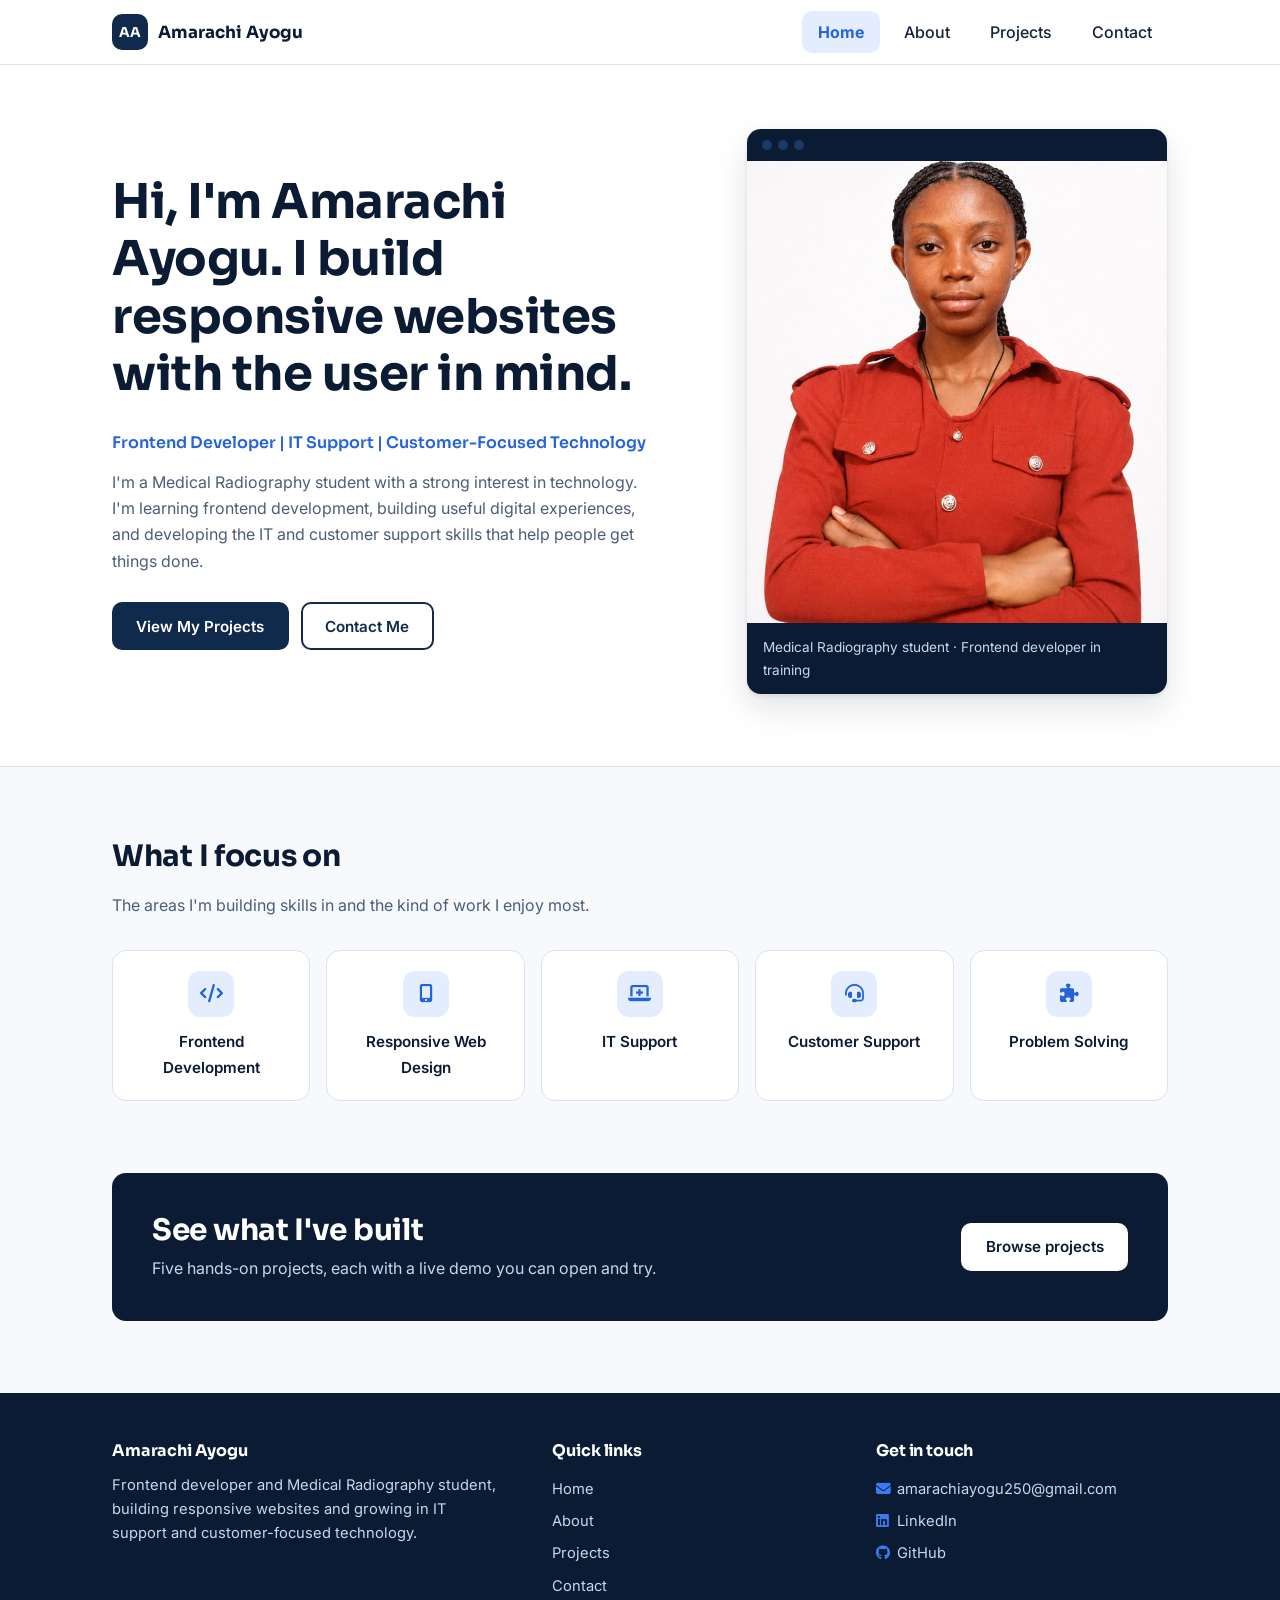
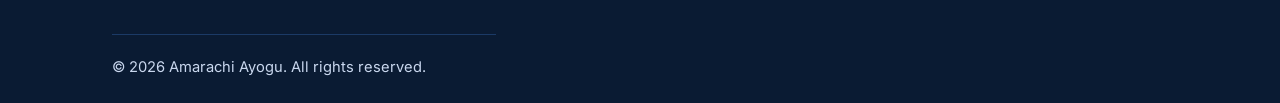
<file: index.html>
<!DOCTYPE html>
<html lang="en">
<head>
  <meta charset="UTF-8">
  <meta name="viewport" content="width=device-width, initial-scale=1">
  <title>Amarachi Ayogu | Frontend Developer &amp; Technology Professional</title>
  <meta name="description" content="Portfolio of a Medical Radiography student and frontend developer in training, with responsive web projects and an interest in IT support.">
  <!-- Favicon placeholder: replace assets/images/favicon.svg with your own icon -->
  <link rel="icon" href="assets/images/favicon.svg" type="image/svg+xml">

  <link rel="preconnect" href="https://fonts.googleapis.com">
  <link rel="preconnect" href="https://fonts.gstatic.com" crossorigin>
  <link href="https://fonts.googleapis.com/css2?family=Inter:wght@400;500;600&family=Sora:wght@600;700&display=swap" rel="stylesheet">
  <link rel="stylesheet" href="https://cdnjs.cloudflare.com/ajax/libs/font-awesome/6.5.1/css/all.min.css">
  <link rel="stylesheet" href="css/style.css">
</head>
<body>
  <a class="skip-link" href="#main">Skip to main content</a>
  <header class="site-header">
    <div class="container nav-bar">
      <a class="logo" href="index.html" aria-label="Amarachi Ayogu — home">
        <span class="logo-mark" aria-hidden="true">AA</span>
        <span>Amarachi Ayogu</span>
      </a>
      <button class="nav-toggle" type="button" aria-label="Open menu" aria-expanded="false" aria-controls="site-nav">
        <i class="fa-solid fa-bars" aria-hidden="true"></i>
      </button>
      <nav class="site-nav" id="site-nav" aria-label="Main navigation">
        <ul>
          <li><a href="index.html" aria-current="page">Home</a></li>
          <li><a href="about.html">About</a></li>
          <li><a href="projects.html">Projects</a></li>
          <li><a href="contact.html">Contact</a></li>
        </ul>
      </nav>
    </div>
  </header>

  <main id="main">
    <section class="hero" aria-labelledby="hero-title">
      <div class="container hero-grid">
        <div class="hero-copy">
          <h1 id="hero-title">Hi, I'm Amarachi Ayogu. I build responsive websites with the user in mind.</h1>
          <p class="hero-role">Frontend Developer | IT Support | Customer-Focused Technology</p>
          <p class="hero-text">I'm a Medical Radiography student with a strong interest in technology. I'm learning frontend development, building useful digital experiences, and developing the IT and customer support skills that help people get things done.</p>
          <div class="btn-row">
            <a class="btn btn--primary" href="projects.html">View My Projects</a>
            <a class="btn btn--outline" href="contact.html">Contact Me</a>
          </div>
        </div>

        <figure class="browser-frame">
          <div class="browser-bar" aria-hidden="true"><span></span><span></span><span></span></div>
          <!-- Your photo lives at assets/images/profile.jpg -->
          <div class="image-slot profile-slot">
            <img src="assets/images/profile.jpg" alt="Portrait of Amarachi Ayogu" width="420" height="462">
            <div class="slot-fallback"><i class="fa-regular fa-user" aria-hidden="true"></i>Add your photo at<br>assets/images/profile.jpg</div>
          </div>
          <figcaption class="hero-caption">Medical Radiography student &middot; Frontend developer in training</figcaption>
        </figure>
      </div>
    </section>

    <section class="section" aria-labelledby="focus-title">
      <div class="container">
        <div class="section-head reveal">
          <h2 id="focus-title">What I focus on</h2>
          <p>The areas I'm building skills in and the kind of work I enjoy most.</p>
        </div>
        <ul class="focus-grid">
          <li class="focus-item reveal"><i class="fa-solid fa-code" aria-hidden="true"></i>Frontend Development</li>
          <li class="focus-item reveal"><i class="fa-solid fa-mobile-screen-button" aria-hidden="true"></i>Responsive Web Design</li>
          <li class="focus-item reveal"><i class="fa-solid fa-laptop-medical" aria-hidden="true"></i>IT Support</li>
          <li class="focus-item reveal"><i class="fa-solid fa-headset" aria-hidden="true"></i>Customer Support</li>
          <li class="focus-item reveal"><i class="fa-solid fa-puzzle-piece" aria-hidden="true"></i>Problem Solving</li>
        </ul>
      </div>
    </section>

    <section class="section" aria-labelledby="cta-title" style="padding-top:0">
      <div class="container">
        <div class="cta-band reveal">
          <div>
            <h2 id="cta-title">See what I've built</h2>
            <p>Five hands-on projects, each with a live demo you can open and try.</p>
          </div>
          <a class="btn btn--primary" href="projects.html">Browse projects</a>
        </div>
      </div>
    </section>
  </main>
  <footer class="site-footer">
    <div class="container">
      <div class="footer-grid">
        <div>
          <h2>Amarachi Ayogu</h2>
          <p>Frontend developer and Medical Radiography student, building responsive websites and growing in IT support and customer-focused technology.</p>
        </div>
        <div>
          <h2>Quick links</h2>
          <ul class="footer-links">
            <li><a href="index.html">Home</a></li>
            <li><a href="about.html">About</a></li>
            <li><a href="projects.html">Projects</a></li>
            <li><a href="contact.html">Contact</a></li>
          </ul>
        </div>
        <div>
          <h2>Get in touch</h2>
          <ul class="footer-links">
            <li><i class="fa-solid fa-envelope" aria-hidden="true"></i><a href="mailto:amarachiayogu250@gmail.com">amarachiayogu250@gmail.com</a></li>
            <li><i class="fa-brands fa-linkedin" aria-hidden="true"></i><a href="https://www.linkedin.com/in/amarachi-peace-ayogu-6a6934332" target="_blank" rel="noopener noreferrer">LinkedIn</a></li>
            <li><i class="fa-brands fa-github" aria-hidden="true"></i><a href="https://github.com/marapeace" target="_blank" rel="noopener noreferrer">GitHub</a></li>
          </ul>
        </div>
      </div>
      <p class="copyright">&copy; <span id="year">2026</span> Amarachi Ayogu. All rights reserved.</p>
    </div>
  </footer>

  <button class="back-to-top" type="button" aria-label="Back to top">
    <i class="fa-solid fa-chevron-up" aria-hidden="true"></i>
  </button>

  <script src="js/script.js"></script>
</body>
</html>
</file>
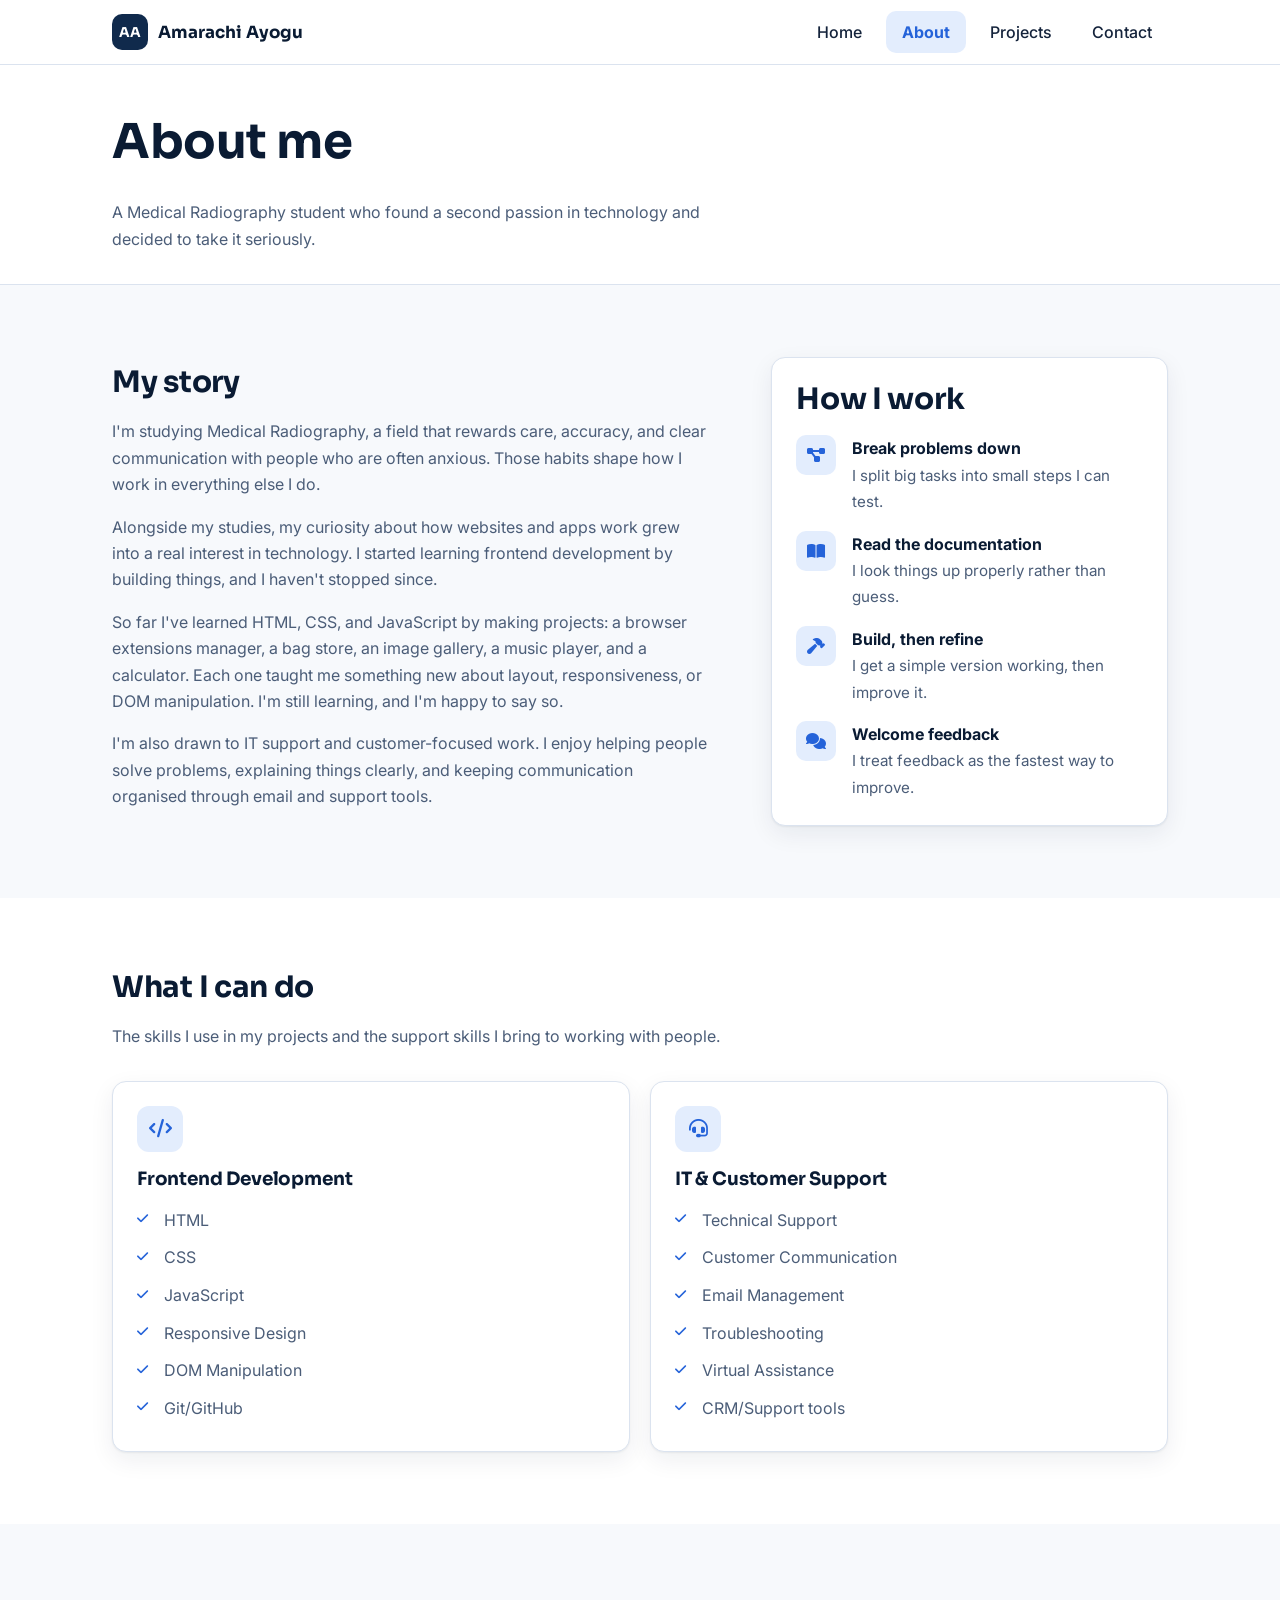
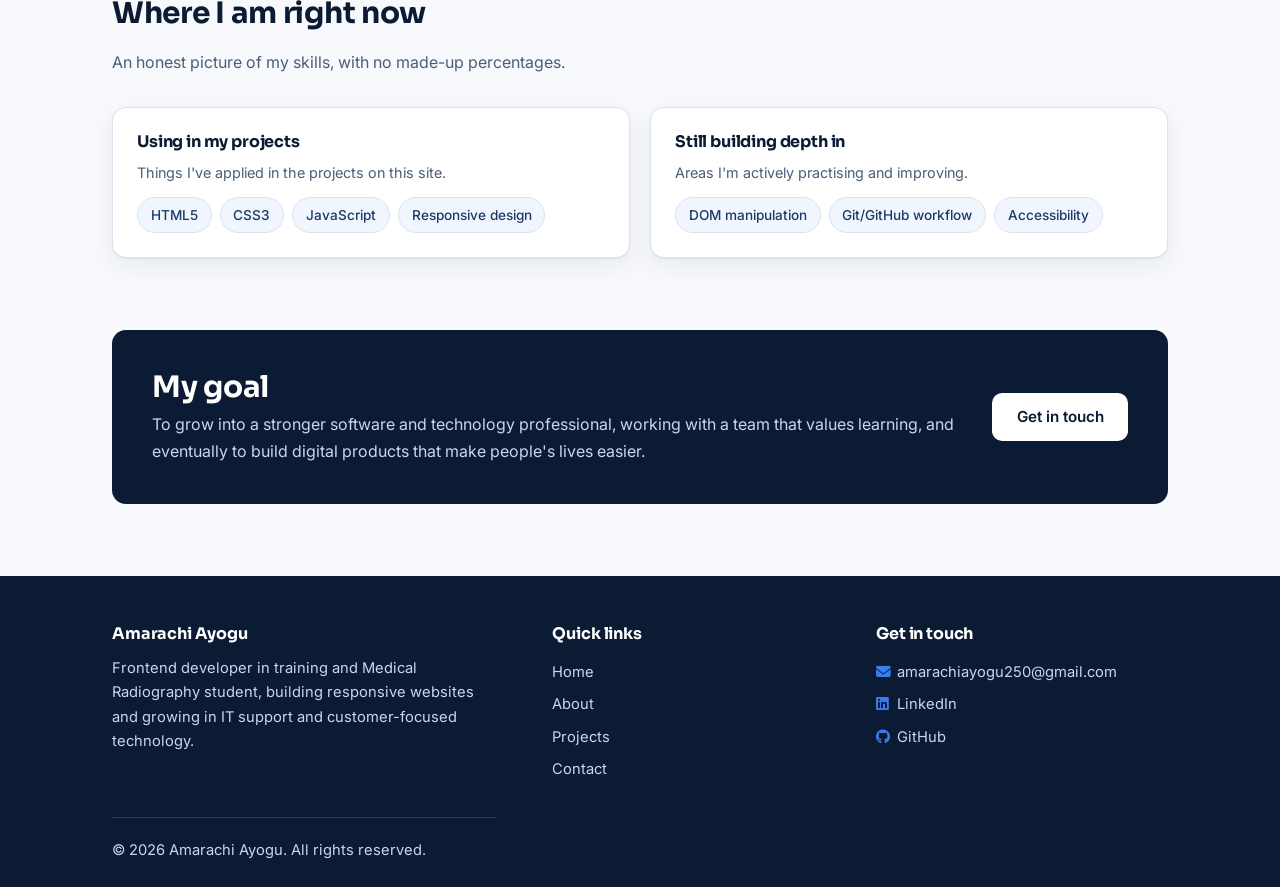
<file: about.html>
<!DOCTYPE html>
<html lang="en">
<head>
  <meta charset="UTF-8">
  <meta name="viewport" content="width=device-width, initial-scale=1">
  <title>About Me | Amarachi Ayogu</title>
  <meta name="description" content="Learn about a Medical Radiography student moving into frontend development and IT support, and the skills and approach behind the projects.">
  <!-- Favicon placeholder: replace assets/images/favicon.svg with your own icon -->
  <link rel="icon" href="assets/images/favicon.svg" type="image/svg+xml">

  <link rel="preconnect" href="https://fonts.googleapis.com">
  <link rel="preconnect" href="https://fonts.gstatic.com" crossorigin>
  <link href="https://fonts.googleapis.com/css2?family=Inter:wght@400;500;600&family=Sora:wght@600;700&display=swap" rel="stylesheet">
  <link rel="stylesheet" href="https://cdnjs.cloudflare.com/ajax/libs/font-awesome/6.5.1/css/all.min.css">
  <link rel="stylesheet" href="css/style.css">
</head>
<body>
  <a class="skip-link" href="#main">Skip to main content</a>
  <header class="site-header">
    <div class="container nav-bar">
      <a class="logo" href="index.html" aria-label="Amarachi Ayogu — home">
        <span class="logo-mark" aria-hidden="true">AA</span>
        <span>Amarachi Ayogu</span>
      </a>
      <button class="nav-toggle" type="button" aria-label="Open menu" aria-expanded="false" aria-controls="site-nav">
        <i class="fa-solid fa-bars" aria-hidden="true"></i>
      </button>
      <nav class="site-nav" id="site-nav" aria-label="Main navigation">
        <ul>
          <li><a href="index.html">Home</a></li>
          <li><a href="about.html" aria-current="page">About</a></li>
          <li><a href="projects.html">Projects</a></li>
          <li><a href="contact.html">Contact</a></li>
        </ul>
      </nav>
    </div>
  </header>

  <main id="main">
    <section class="page-intro" aria-labelledby="about-title">
      <div class="container">
        <h1 id="about-title">About me</h1>
        <p>A Medical Radiography student who found a second passion in technology and decided to take it seriously.</p>
      </div>
    </section>

    <section class="section" aria-labelledby="story-title">
      <div class="container about-grid">
        <div class="prose">
          <h2 id="story-title">My story</h2>
          <p>I'm studying Medical Radiography, a field that rewards care, accuracy, and clear communication with people who are often anxious. Those habits shape how I work in everything else I do.</p>
          <p>Alongside my studies, my curiosity about how websites and apps work grew into a real interest in technology. I started learning frontend development by building things, and I haven't stopped since.</p>
          <p>So far I've learned HTML, CSS, and JavaScript by making projects: a browser extensions manager, a bag store, an image gallery, a music player, and a calculator. Each one taught me something new about layout, responsiveness, or DOM manipulation. I'm still learning, and I'm happy to say so.</p>
          <p>I'm also drawn to IT support and customer-focused work. I enjoy helping people solve problems, explaining things clearly, and keeping communication organised through email and support tools.</p>
        </div>

        <aside class="card reveal" aria-labelledby="approach-title">
          <h2 id="approach-title">How I work</h2>
          <ul class="approach-list">
            <li><i class="fa-solid fa-diagram-project" aria-hidden="true"></i><div><strong>Break problems down</strong><span>I split big tasks into small steps I can test.</span></div></li>
            <li><i class="fa-solid fa-book-open" aria-hidden="true"></i><div><strong>Read the documentation</strong><span>I look things up properly rather than guess.</span></div></li>
            <li><i class="fa-solid fa-hammer" aria-hidden="true"></i><div><strong>Build, then refine</strong><span>I get a simple version working, then improve it.</span></div></li>
            <li><i class="fa-solid fa-comments" aria-hidden="true"></i><div><strong>Welcome feedback</strong><span>I treat feedback as the fastest way to improve.</span></div></li>
          </ul>
        </aside>
      </div>
    </section>

    <section class="section section--white" aria-labelledby="can-do-title">
      <div class="container">
        <div class="section-head reveal">
          <h2 id="can-do-title">What I can do</h2>
          <p>The skills I use in my projects and the support skills I bring to working with people.</p>
        </div>
        <div class="card-grid card-grid--2">
          <article class="card reveal">
            <div class="card-icon"><i class="fa-solid fa-code" aria-hidden="true"></i></div>
            <h3>Frontend Development</h3>
            <ul class="check-list">
              <li>HTML</li>
              <li>CSS</li>
              <li>JavaScript</li>
              <li>Responsive Design</li>
              <li>DOM Manipulation</li>
              <li>Git/GitHub</li>
            </ul>
          </article>
          <article class="card reveal">
            <div class="card-icon"><i class="fa-solid fa-headset" aria-hidden="true"></i></div>
            <h3>IT &amp; Customer Support</h3>
            <ul class="check-list">
              <li>Technical Support</li>
              <li>Customer Communication</li>
              <li>Email Management</li>
              <li>Troubleshooting</li>
              <li>Virtual Assistance</li>
              <li>CRM/Support tools</li>
            </ul>
          </article>
        </div>
      </div>
    </section>

    <section class="section" aria-labelledby="skills-title">
      <div class="container">
        <div class="section-head reveal">
          <h2 id="skills-title">Where I am right now</h2>
          <p>An honest picture of my skills, with no made-up percentages.</p>
        </div>
        <div class="skill-groups">
          <!-- Edit these two lists so they match your real experience -->
          <article class="card skill-group reveal">
            <h3>Using in my projects</h3>
            <p>Things I've applied in the projects on this site.</p>
            <ul class="chip-list">
              <li class="chip">HTML5</li>
              <li class="chip">CSS3</li>
              <li class="chip">JavaScript</li>
              <li class="chip">Responsive design</li>
            </ul>
          </article>
          <article class="card skill-group reveal">
            <h3>Still building depth in</h3>
            <p>Areas I'm actively practising and improving.</p>
            <ul class="chip-list">
              <li class="chip">DOM manipulation</li>
              <li class="chip">Git/GitHub workflow</li>
              <li class="chip">Accessibility</li>
            </ul>
          </article>
        </div>
      </div>
    </section>

    <section class="section" aria-labelledby="goal-title" style="padding-top:0">
      <div class="container">
        <div class="cta-band reveal">
          <div>
            <h2 id="goal-title">My goal</h2>
            <p>To grow into a stronger software and technology professional, working with a team that values learning, and eventually to build digital products that make people's lives easier.</p>
          </div>
          <a class="btn btn--primary" href="contact.html">Get in touch</a>
        </div>
      </div>
    </section>
  </main>
  <footer class="site-footer">
    <div class="container">
      <div class="footer-grid">
        <div>
          <h2>Amarachi Ayogu</h2>
          <p>Frontend developer in training and Medical Radiography student, building responsive websites and growing in IT support and customer-focused technology.</p>
        </div>
        <div>
          <h2>Quick links</h2>
          <ul class="footer-links">
            <li><a href="index.html">Home</a></li>
            <li><a href="about.html">About</a></li>
            <li><a href="projects.html">Projects</a></li>
            <li><a href="contact.html">Contact</a></li>
          </ul>
        </div>
        <div>
          <h2>Get in touch</h2>
          <ul class="footer-links">
            <li><i class="fa-solid fa-envelope" aria-hidden="true"></i><a href="mailto:amarachiayogu250@gmail.com">amarachiayogu250@gmail.com</a></li>
            <li><i class="fa-brands fa-linkedin" aria-hidden="true"></i><a href="https://www.linkedin.com/in/amarachi-peace-ayogu-6a6934332" target="_blank" rel="noopener noreferrer">LinkedIn</a></li>
            <li><i class="fa-brands fa-github" aria-hidden="true"></i><a href="https://github.com/marapeace" target="_blank" rel="noopener noreferrer">GitHub</a></li>
          </ul>
        </div>
      </div>
      <p class="copyright">&copy; <span id="year">2026</span> Amarachi Ayogu. All rights reserved.</p>
    </div>
  </footer>

  <button class="back-to-top" type="button" aria-label="Back to top">
    <i class="fa-solid fa-chevron-up" aria-hidden="true"></i>
  </button>

  <script src="js/script.js"></script>
</body>
</html>
</file>
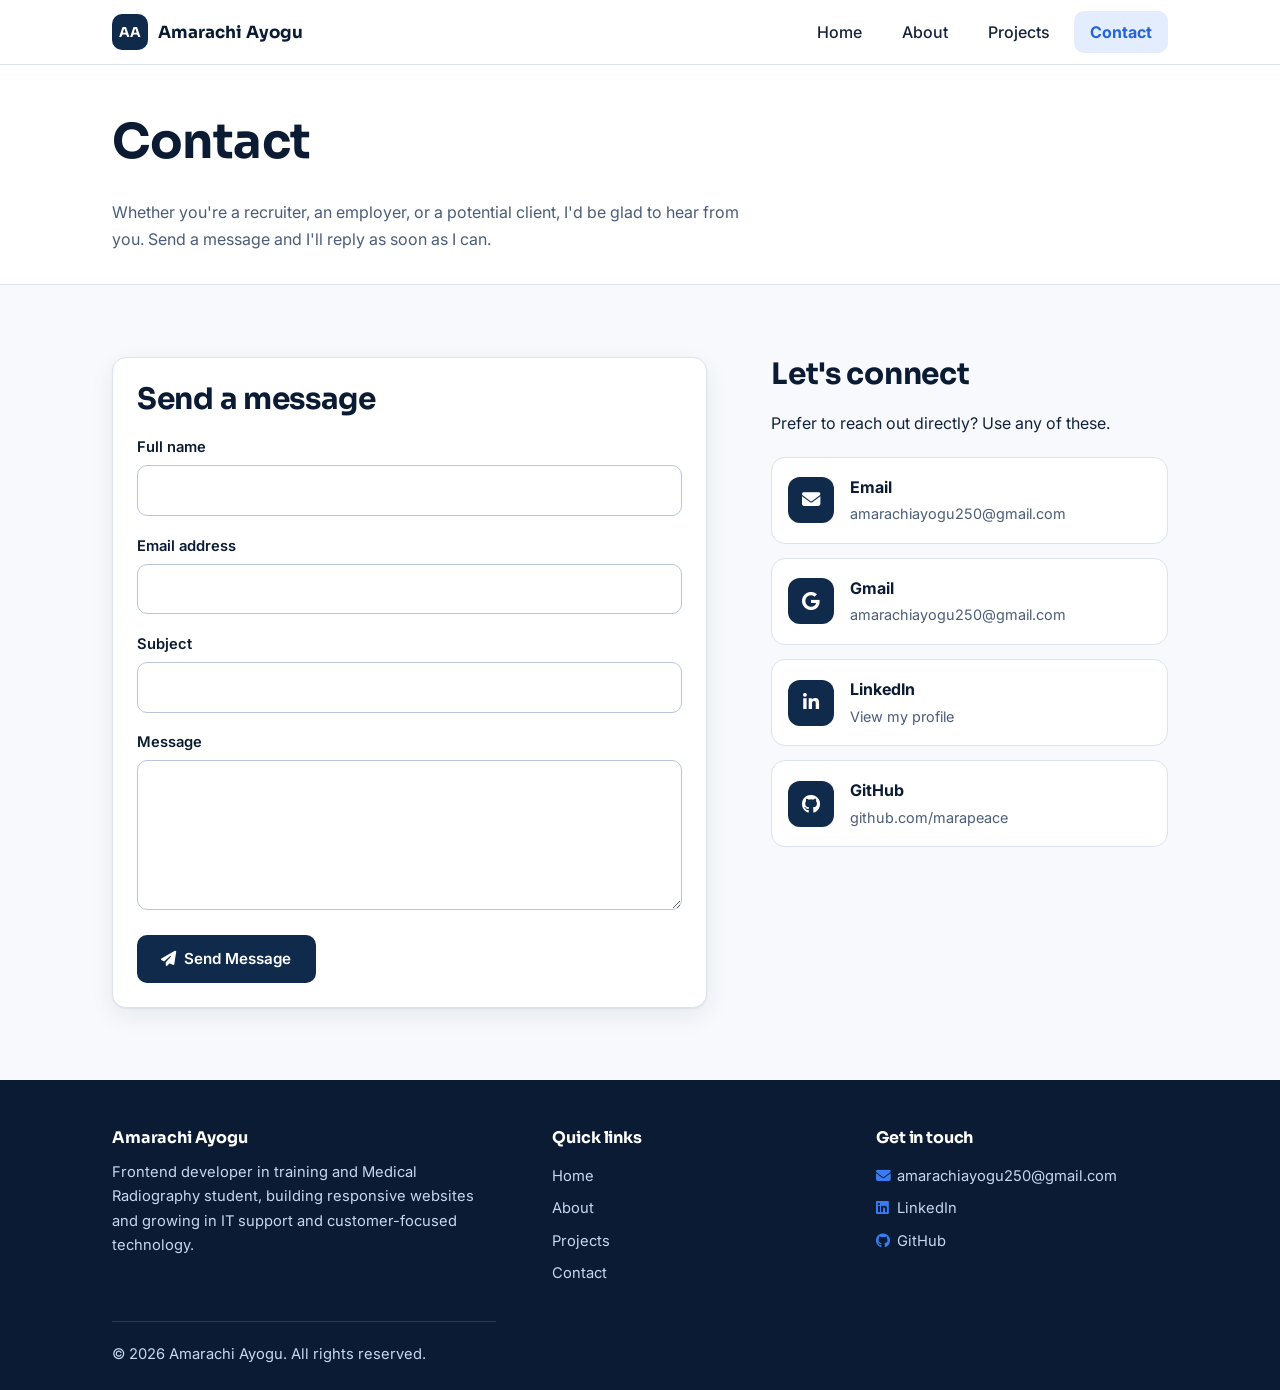
<file: contact.html>
<!DOCTYPE html>
<html lang="en">
<head>
  <meta charset="UTF-8">
  <meta name="viewport" content="width=device-width, initial-scale=1">
  <title>Contact | Amarachi Ayogu</title>
  <meta name="description" content="Get in touch about frontend developer, IT support, or customer support opportunities.">
  <!-- Favicon placeholder: replace assets/images/favicon.svg with your own icon -->
  <link rel="icon" href="assets/images/favicon.svg" type="image/svg+xml">

  <link rel="preconnect" href="https://fonts.googleapis.com">
  <link rel="preconnect" href="https://fonts.gstatic.com" crossorigin>
  <link href="https://fonts.googleapis.com/css2?family=Inter:wght@400;500;600&family=Sora:wght@600;700&display=swap" rel="stylesheet">
  <link rel="stylesheet" href="https://cdnjs.cloudflare.com/ajax/libs/font-awesome/6.5.1/css/all.min.css">
  <link rel="stylesheet" href="css/style.css">
</head>
<body>
  <a class="skip-link" href="#main">Skip to main content</a>
  <header class="site-header">
    <div class="container nav-bar">
      <a class="logo" href="index.html" aria-label="Amarachi Ayogu — home">
        <span class="logo-mark" aria-hidden="true">AA</span>
        <span>Amarachi Ayogu</span>
      </a>
      <button class="nav-toggle" type="button" aria-label="Open menu" aria-expanded="false" aria-controls="site-nav">
        <i class="fa-solid fa-bars" aria-hidden="true"></i>
      </button>
      <nav class="site-nav" id="site-nav" aria-label="Main navigation">
        <ul>
          <li><a href="index.html">Home</a></li>
          <li><a href="about.html">About</a></li>
          <li><a href="projects.html">Projects</a></li>
          <li><a href="contact.html" aria-current="page">Contact</a></li>
        </ul>
      </nav>
    </div>
  </header>

  <main id="main">
    <section class="page-intro" aria-labelledby="contact-title">
      <div class="container">
        <h1 id="contact-title">Contact</h1>
        <p>Whether you're a recruiter, an employer, or a potential client, I'd be glad to hear from you. Send a message and I'll reply as soon as I can.</p>
      </div>
    </section>

    <section class="section" aria-label="Contact options">
      <div class="container contact-grid">
        <div class="card reveal">
          <h2>Send a message</h2>
          <!-- Form submissions are handled by Formspree (endpoint set in the action below) -->
          <form id="contact-form" action="https://formspree.io/f/xdekjvpk" method="POST" novalidate>
            <div class="form-field">
              <label for="name">Full name</label>
              <input type="text" id="name" name="name" autocomplete="name" required aria-describedby="name-error">
              <p class="field-error" id="name-error"></p>
            </div>
            <div class="form-field">
              <label for="email">Email address</label>
              <input type="email" id="email" name="email" autocomplete="email" required aria-describedby="email-error">
              <p class="field-error" id="email-error"></p>
            </div>
            <div class="form-field">
              <label for="subject">Subject</label>
              <input type="text" id="subject" name="subject" required aria-describedby="subject-error">
              <p class="field-error" id="subject-error"></p>
            </div>
            <div class="form-field">
              <label for="message">Message</label>
              <textarea id="message" name="message" required minlength="10" aria-describedby="message-error"></textarea>
              <p class="field-error" id="message-error"></p>
            </div>
            <button class="btn btn--primary" type="submit"><i class="fa-solid fa-paper-plane" aria-hidden="true"></i>Send Message</button>
            <p class="form-status" id="form-status" role="status" aria-live="polite"></p>
          </form>
        </div>

        <div class="reveal">
          <h2>Let's connect</h2>
          <p>Prefer to reach out directly? Use any of these.</p>
          <ul class="connect-list">
            <li>
              <a class="connect-item" href="mailto:amarachiayogu250@gmail.com">
                <span class="icon"><i class="fa-solid fa-envelope" aria-hidden="true"></i></span>
                <div><strong>Email</strong><span>amarachiayogu250@gmail.com</span></div>
              </a>
            </li>
            <li>
              <!-- Gmail has no portfolio link, so this uses your email address too -->
              <a class="connect-item" href="mailto:amarachiayogu250@gmail.com?subject=Hello%20from%20your%20portfolio">
                <span class="icon"><i class="fa-brands fa-google" aria-hidden="true"></i></span>
                <div><strong>Gmail</strong><span>amarachiayogu250@gmail.com</span></div>
              </a>
            </li>
            <li>
              <a class="connect-item" href="https://www.linkedin.com/in/amarachi-peace-ayogu-6a6934332" target="_blank" rel="noopener noreferrer">
                <span class="icon"><i class="fa-brands fa-linkedin-in" aria-hidden="true"></i></span>
                <div><strong>LinkedIn</strong><span>View my profile</span></div>
              </a>
            </li>
            <li>
              <a class="connect-item" href="https://github.com/marapeace" target="_blank" rel="noopener noreferrer">
                <span class="icon"><i class="fa-brands fa-github" aria-hidden="true"></i></span>
                <div><strong>GitHub</strong><span>github.com/marapeace</span></div>
              </a>
            </li>
          </ul>
        </div>
      </div>
    </section>
  </main>
  <footer class="site-footer">
    <div class="container">
      <div class="footer-grid">
        <div>
          <h2>Amarachi Ayogu</h2>
          <p>Frontend developer in training and Medical Radiography student, building responsive websites and growing in IT support and customer-focused technology.</p>
        </div>
        <div>
          <h2>Quick links</h2>
          <ul class="footer-links">
            <li><a href="index.html">Home</a></li>
            <li><a href="about.html">About</a></li>
            <li><a href="projects.html">Projects</a></li>
            <li><a href="contact.html">Contact</a></li>
          </ul>
        </div>
        <div>
          <h2>Get in touch</h2>
          <ul class="footer-links">
            <li><i class="fa-solid fa-envelope" aria-hidden="true"></i><a href="mailto:amarachiayogu250@gmail.com">amarachiayogu250@gmail.com</a></li>
            <li><i class="fa-brands fa-linkedin" aria-hidden="true"></i><a href="https://www.linkedin.com/in/amarachi-peace-ayogu-6a6934332" target="_blank" rel="noopener noreferrer">LinkedIn</a></li>
            <li><i class="fa-brands fa-github" aria-hidden="true"></i><a href="https://github.com/marapeace" target="_blank" rel="noopener noreferrer">GitHub</a></li>
          </ul>
        </div>
      </div>
      <p class="copyright">&copy; <span id="year">2026</span> Amarachi Ayogu. All rights reserved.</p>
    </div>
  </footer>

  <button class="back-to-top" type="button" aria-label="Back to top">
    <i class="fa-solid fa-chevron-up" aria-hidden="true"></i>
  </button>

  <script src="js/script.js"></script>
</body>
</html>
</file>
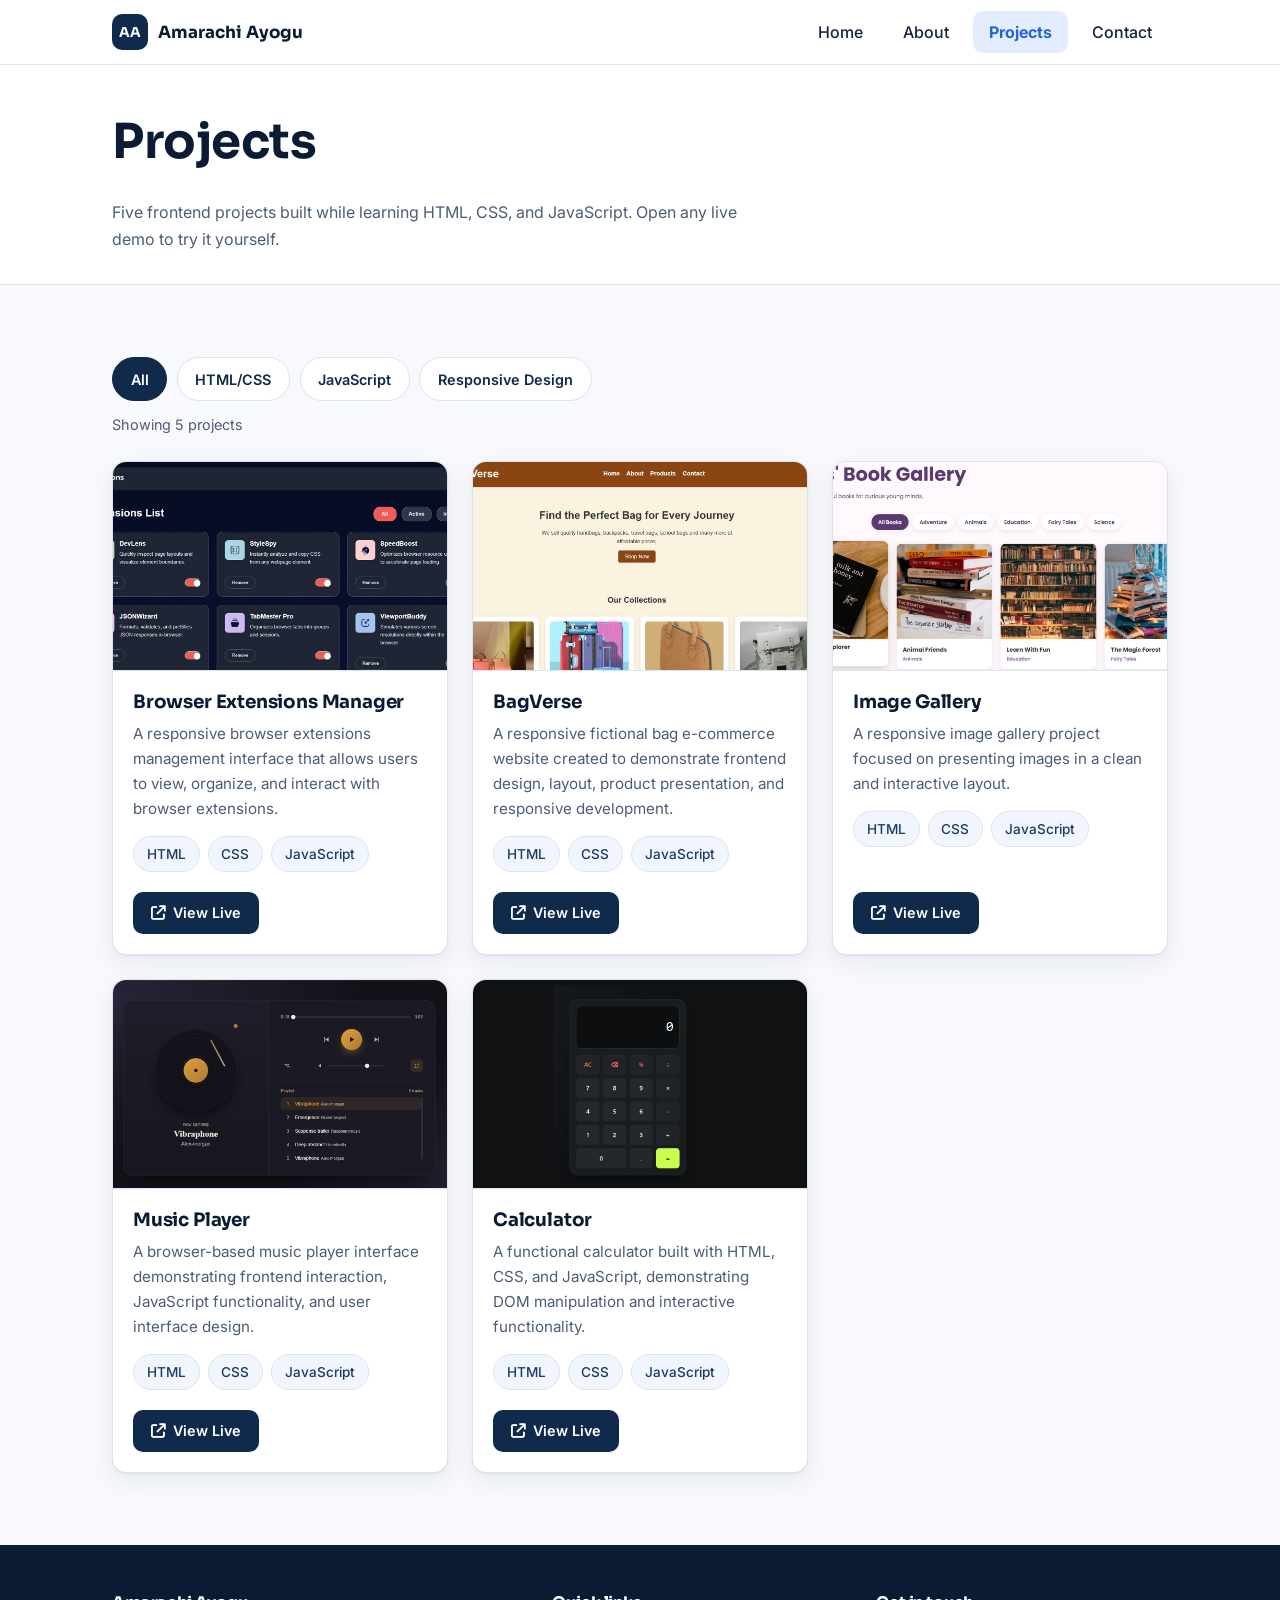
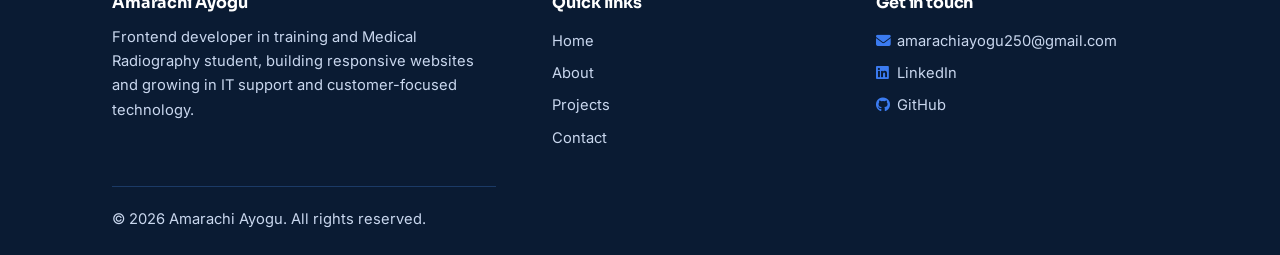
<file: projects.html>
<!DOCTYPE html>
<html lang="en">
<head>
  <meta charset="UTF-8">
  <meta name="viewport" content="width=device-width, initial-scale=1">
  <title>Projects | Amarachi Ayogu</title>
  <meta name="description" content="Frontend projects including a browser extensions manager, an e-commerce site, an image gallery, a music player, and a calculator.">
  <!-- Favicon placeholder: replace assets/images/favicon.svg with your own icon -->
  <link rel="icon" href="assets/images/favicon.svg" type="image/svg+xml">

  <link rel="preconnect" href="https://fonts.googleapis.com">
  <link rel="preconnect" href="https://fonts.gstatic.com" crossorigin>
  <link href="https://fonts.googleapis.com/css2?family=Inter:wght@400;500;600&family=Sora:wght@600;700&display=swap" rel="stylesheet">
  <link rel="stylesheet" href="https://cdnjs.cloudflare.com/ajax/libs/font-awesome/6.5.1/css/all.min.css">
  <link rel="stylesheet" href="css/style.css">
</head>
<body>
  <a class="skip-link" href="#main">Skip to main content</a>
  <header class="site-header">
    <div class="container nav-bar">
      <a class="logo" href="index.html" aria-label="Amarachi Ayogu — home">
        <span class="logo-mark" aria-hidden="true">AA</span>
        <span>Amarachi Ayogu</span>
      </a>
      <button class="nav-toggle" type="button" aria-label="Open menu" aria-expanded="false" aria-controls="site-nav">
        <i class="fa-solid fa-bars" aria-hidden="true"></i>
      </button>
      <nav class="site-nav" id="site-nav" aria-label="Main navigation">
        <ul>
          <li><a href="index.html">Home</a></li>
          <li><a href="about.html">About</a></li>
          <li><a href="projects.html" aria-current="page">Projects</a></li>
          <li><a href="contact.html">Contact</a></li>
        </ul>
      </nav>
    </div>
  </header>

  <main id="main">
    <section class="page-intro" aria-labelledby="projects-title">
      <div class="container">
        <h1 id="projects-title">Projects</h1>
        <p>Five frontend projects built while learning HTML, CSS, and JavaScript. Open any live demo to try it yourself.</p>
      </div>
    </section>

    <section class="section" aria-label="Project gallery">
      <div class="container">
        <div class="filter-bar" role="group" aria-label="Filter projects">
          <button class="filter-btn" type="button" data-filter="all" aria-pressed="true">All</button>
          <button class="filter-btn" type="button" data-filter="htmlcss" aria-pressed="false">HTML/CSS</button>
          <button class="filter-btn" type="button" data-filter="javascript" aria-pressed="false">JavaScript</button>
          <button class="filter-btn" type="button" data-filter="responsive" aria-pressed="false">Responsive Design</button>
        </div>
        <p class="filter-status" id="filter-status" role="status" aria-live="polite">Showing 5 projects</p>

        <div class="project-grid">
          <article class="project-card reveal" data-category="javascript responsive">
            <div class="image-slot project-thumb">
              <img src="assets/images/projects/browser-extensions-manager.jpg" alt="Screenshot of the Browser Extensions Manager project" width="640" height="400" loading="lazy">
              <div class="slot-fallback"><i class="fa-solid fa-puzzle-piece" aria-hidden="true"></i>Add screenshot:<br>assets/images/projects/browser-extensions-manager.jpg</div>
            </div>
            <div class="project-body">
              <h3>Browser Extensions Manager</h3>
              <p>A responsive browser extensions management interface that allows users to view, organize, and interact with browser extensions.</p>
              <ul class="chip-list" aria-label="Technologies used">
                <li class="chip">HTML</li><li class="chip">CSS</li><li class="chip">JavaScript</li>
              </ul>
              <div class="project-links">
                <a class="btn btn--primary btn--small" href="https://marapeace.github.io/browser-extensions-manager/" target="_blank" rel="noopener noreferrer" aria-label="View live: Browser Extensions Manager (opens in a new tab)"><i class="fa-solid fa-arrow-up-right-from-square" aria-hidden="true"></i>View Live</a>
                <!-- To add a code button, uncomment and add your real repository URL:
                <a class="btn btn--outline btn--small" href="YOUR_REPO_URL" target="_blank" rel="noopener noreferrer"><i class="fa-brands fa-github" aria-hidden="true"></i>View Code</a> -->
              </div>
            </div>
          </article>
          <article class="project-card reveal" data-category="htmlcss responsive">
            <div class="image-slot project-thumb">
              <img src="assets/images/projects/bagverse.jpg" alt="Screenshot of the BagVerse project" width="640" height="400" loading="lazy">
              <div class="slot-fallback"><i class="fa-solid fa-bag-shopping" aria-hidden="true"></i>Add screenshot:<br>assets/images/projects/bagverse.jpg</div>
            </div>
            <div class="project-body">
              <h3>BagVerse</h3>
              <p>A responsive fictional bag e-commerce website created to demonstrate frontend design, layout, product presentation, and responsive development.</p>
              <ul class="chip-list" aria-label="Technologies used">
                <li class="chip">HTML</li><li class="chip">CSS</li><li class="chip">JavaScript</li>
              </ul>
              <div class="project-links">
                <a class="btn btn--primary btn--small" href="https://marapeace.github.io/bagverse/index.html" target="_blank" rel="noopener noreferrer" aria-label="View live: BagVerse (opens in a new tab)"><i class="fa-solid fa-arrow-up-right-from-square" aria-hidden="true"></i>View Live</a>
                <!-- To add a code button, uncomment and add your real repository URL:
                <a class="btn btn--outline btn--small" href="YOUR_REPO_URL" target="_blank" rel="noopener noreferrer"><i class="fa-brands fa-github" aria-hidden="true"></i>View Code</a> -->
              </div>
            </div>
          </article>
          <article class="project-card reveal" data-category="htmlcss responsive">
            <div class="image-slot project-thumb">
              <img src="assets/images/projects/image-gallery.jpg" alt="Screenshot of the Image Gallery project" width="640" height="400" loading="lazy">
              <div class="slot-fallback"><i class="fa-solid fa-images" aria-hidden="true"></i>Add screenshot:<br>assets/images/projects/image-gallery.jpg</div>
            </div>
            <div class="project-body">
              <h3>Image Gallery</h3>
              <p>A responsive image gallery project focused on presenting images in a clean and interactive layout.</p>
              <ul class="chip-list" aria-label="Technologies used">
                <li class="chip">HTML</li><li class="chip">CSS</li><li class="chip">JavaScript</li>
              </ul>
              <div class="project-links">
                <a class="btn btn--primary btn--small" href="https://marapeace.github.io/CodeAlpha_image-gallery/" target="_blank" rel="noopener noreferrer" aria-label="View live: Image Gallery (opens in a new tab)"><i class="fa-solid fa-arrow-up-right-from-square" aria-hidden="true"></i>View Live</a>
                <!-- To add a code button, uncomment and add your real repository URL:
                <a class="btn btn--outline btn--small" href="YOUR_REPO_URL" target="_blank" rel="noopener noreferrer"><i class="fa-brands fa-github" aria-hidden="true"></i>View Code</a> -->
              </div>
            </div>
          </article>
          <article class="project-card reveal" data-category="javascript">
            <div class="image-slot project-thumb">
              <img src="assets/images/projects/music-player.jpg" alt="Screenshot of the Music Player project" width="640" height="400" loading="lazy">
              <div class="slot-fallback"><i class="fa-solid fa-music" aria-hidden="true"></i>Add screenshot:<br>assets/images/projects/music-player.jpg</div>
            </div>
            <div class="project-body">
              <h3>Music Player</h3>
              <p>A browser-based music player interface demonstrating frontend interaction, JavaScript functionality, and user interface design.</p>
              <ul class="chip-list" aria-label="Technologies used">
                <li class="chip">HTML</li><li class="chip">CSS</li><li class="chip">JavaScript</li>
              </ul>
              <div class="project-links">
                <a class="btn btn--primary btn--small" href="https://marapeace.github.io/CodeAlpha_Music-player/" target="_blank" rel="noopener noreferrer" aria-label="View live: Music Player (opens in a new tab)"><i class="fa-solid fa-arrow-up-right-from-square" aria-hidden="true"></i>View Live</a>
                <!-- To add a code button, uncomment and add your real repository URL:
                <a class="btn btn--outline btn--small" href="YOUR_REPO_URL" target="_blank" rel="noopener noreferrer"><i class="fa-brands fa-github" aria-hidden="true"></i>View Code</a> -->
              </div>
            </div>
          </article>
          <article class="project-card reveal" data-category="javascript">
            <div class="image-slot project-thumb">
              <img src="assets/images/projects/calculator.jpg" alt="Screenshot of the Calculator project" width="640" height="400" loading="lazy">
              <div class="slot-fallback"><i class="fa-solid fa-calculator" aria-hidden="true"></i>Add screenshot:<br>assets/images/projects/calculator.jpg</div>
            </div>
            <div class="project-body">
              <h3>Calculator</h3>
              <p>A functional calculator built with HTML, CSS, and JavaScript, demonstrating DOM manipulation and interactive functionality.</p>
              <ul class="chip-list" aria-label="Technologies used">
                <li class="chip">HTML</li><li class="chip">CSS</li><li class="chip">JavaScript</li>
              </ul>
              <div class="project-links">
                <a class="btn btn--primary btn--small" href="https://marapeace.github.io/CodeAlpha_calculator/" target="_blank" rel="noopener noreferrer" aria-label="View live: Calculator (opens in a new tab)"><i class="fa-solid fa-arrow-up-right-from-square" aria-hidden="true"></i>View Live</a>
                <!-- To add a code button, uncomment and add your real repository URL:
                <a class="btn btn--outline btn--small" href="YOUR_REPO_URL" target="_blank" rel="noopener noreferrer"><i class="fa-brands fa-github" aria-hidden="true"></i>View Code</a> -->
              </div>
            </div>
          </article>
        </div>
      </div>
    </section>
  </main>
  <footer class="site-footer">
    <div class="container">
      <div class="footer-grid">
        <div>
          <h2>Amarachi Ayogu</h2>
          <p>Frontend developer in training and Medical Radiography student, building responsive websites and growing in IT support and customer-focused technology.</p>
        </div>
        <div>
          <h2>Quick links</h2>
          <ul class="footer-links">
            <li><a href="index.html">Home</a></li>
            <li><a href="about.html">About</a></li>
            <li><a href="projects.html">Projects</a></li>
            <li><a href="contact.html">Contact</a></li>
          </ul>
        </div>
        <div>
          <h2>Get in touch</h2>
          <ul class="footer-links">
            <li><i class="fa-solid fa-envelope" aria-hidden="true"></i><a href="mailto:amarachiayogu250@gmail.com">amarachiayogu250@gmail.com</a></li>
            <li><i class="fa-brands fa-linkedin" aria-hidden="true"></i><a href="https://www.linkedin.com/in/amarachi-peace-ayogu-6a6934332" target="_blank" rel="noopener noreferrer">LinkedIn</a></li>
            <li><i class="fa-brands fa-github" aria-hidden="true"></i><a href="https://github.com/marapeace" target="_blank" rel="noopener noreferrer">GitHub</a></li>
          </ul>
        </div>
      </div>
      <p class="copyright">&copy; <span id="year">2026</span> Amarachi Ayogu. All rights reserved.</p>
    </div>
  </footer>

  <button class="back-to-top" type="button" aria-label="Back to top">
    <i class="fa-solid fa-chevron-up" aria-hidden="true"></i>
  </button>

  <script src="js/script.js"></script>
</body>
</html>
</file>
<file: css/style.css>
/* ==========================================================
   Portfolio styles — mobile-first
   Base styles = small phones. Media queries add layout for
   tablets (min-width: 700px) and desktops (min-width: 1000px).
   ========================================================== */

/* ---------- Design tokens ---------- */
:root {
  --navy-900: #0a1b33;
  --navy-800: #102a4c;
  --navy-700: #1b3a66;
  --blue-600: #2563d9;
  --blue-500: #3b7bf0;
  --blue-100: #e3edfd;
  --blue-50: #f1f6fe;
  --bg: #f7f9fc;
  --white: #ffffff;
  --text: #14233b;
  --muted: #4b5d78;
  --border: #dbe3ef;

  --radius: 14px;
  --radius-sm: 10px;
  --shadow: 0 1px 2px rgba(10, 27, 51, 0.06), 0 8px 24px rgba(10, 27, 51, 0.07);
  --shadow-hover: 0 2px 4px rgba(10, 27, 51, 0.08), 0 14px 32px rgba(10, 27, 51, 0.12);

  --font-heading: "Sora", system-ui, sans-serif;
  --font-body: "Inter", system-ui, sans-serif;

  --header-h: 64px;
}

/* ---------- Reset & base ---------- */
*, *::before, *::after { box-sizing: border-box; }

html {
  scroll-behavior: smooth;
  scroll-padding-top: calc(var(--header-h) + 16px);
  -webkit-text-size-adjust: 100%;
}

body {
  margin: 0;
  font-family: var(--font-body);
  font-size: 1rem;
  line-height: 1.65;
  color: var(--text);
  background: var(--bg);
  overflow-x: hidden;
}

img, svg { max-width: 100%; display: block; }

h1, h2, h3 {
  font-family: var(--font-heading);
  color: var(--navy-900);
  line-height: 1.2;
  margin: 0 0 0.6em;
  letter-spacing: -0.01em;
}
h1 { font-size: 1.95rem; }
h2 { font-size: 1.5rem; }
h3 { font-size: 1.15rem; }

p { margin: 0 0 1em; }
ul { margin: 0; padding: 0; list-style: none; }
a { color: var(--blue-600); }

:focus-visible {
  outline: 3px solid var(--blue-500);
  outline-offset: 3px;
  border-radius: 4px;
}

.container {
  width: 100%;
  max-width: 1120px;
  margin-inline: auto;
  padding-inline: 1.25rem;
}

.section { padding-block: 3.5rem; }
.section--white { background: var(--white); }

.section-head { max-width: 40rem; margin-bottom: 2rem; }
.section-head p { color: var(--muted); margin: 0; }

.skip-link {
  position: absolute;
  left: 1rem;
  top: -4rem;
  background: var(--navy-900);
  color: #fff;
  padding: 0.6rem 1rem;
  border-radius: var(--radius-sm);
  z-index: 200;
}
.skip-link:focus { top: 0.75rem; }

/* ---------- Buttons ---------- */
.btn {
  display: inline-flex;
  align-items: center;
  justify-content: center;
  gap: 0.5rem;
  min-height: 48px;
  padding: 0.7rem 1.4rem;
  font: 600 0.95rem var(--font-body);
  text-decoration: none;
  border-radius: var(--radius-sm);
  border: 2px solid transparent;
  cursor: pointer;
  transition: background-color 0.2s, color 0.2s, border-color 0.2s, transform 0.2s;
}
.btn--primary { background: var(--navy-800); color: #fff; }
.btn--primary:hover { background: var(--blue-600); }
.btn--outline { background: transparent; color: var(--navy-800); border-color: var(--navy-800); }
.btn--outline:hover { background: var(--navy-800); color: #fff; }
.btn--small { min-height: 42px; padding: 0.5rem 1rem; font-size: 0.9rem; }
.btn:active { transform: translateY(1px); }

.btn-row { display: flex; flex-direction: column; gap: 0.75rem; }

/* ---------- Header & navigation ---------- */
.site-header {
  position: sticky;
  top: 0;
  z-index: 100;
  background: rgba(255, 255, 255, 0.96);
  border-bottom: 1px solid var(--border);
  backdrop-filter: blur(8px);
}

.nav-bar {
  display: flex;
  align-items: center;
  justify-content: space-between;
  height: var(--header-h);
}

.logo {
  display: inline-flex;
  align-items: center;
  gap: 0.6rem;
  font: 700 1.05rem var(--font-heading);
  color: var(--navy-900);
  text-decoration: none;
}
.logo-mark {
  display: grid;
  place-items: center;
  width: 36px;
  height: 36px;
  border-radius: 10px;
  background: var(--navy-800);
  color: #fff;
  font-size: 0.85rem;
}

.nav-toggle {
  display: grid;
  place-items: center;
  width: 46px;
  height: 46px;
  background: transparent;
  border: 1px solid var(--border);
  border-radius: var(--radius-sm);
  color: var(--navy-900);
  font-size: 1.15rem;
  cursor: pointer;
}

/* Mobile menu: hidden until the button toggles .is-open */
.site-nav {
  display: none;
  position: absolute;
  left: 0;
  right: 0;
  top: var(--header-h);
  background: var(--white);
  border-bottom: 1px solid var(--border);
  box-shadow: 0 12px 24px rgba(10, 27, 51, 0.08);
  padding: 0.5rem 1.25rem 1rem;
}
.site-nav.is-open { display: block; }

.site-nav a {
  display: block;
  padding: 0.9rem 0.25rem;
  font-weight: 500;
  color: var(--text);
  text-decoration: none;
  border-bottom: 1px solid var(--border);
}
.site-nav li:last-child a { border-bottom: 0; }
.site-nav a:hover { color: var(--blue-600); }
.site-nav a[aria-current="page"] { color: var(--blue-600); font-weight: 700; }

/* ---------- Hero ---------- */
.hero { padding-block: 2.5rem 3.5rem; background: var(--white); border-bottom: 1px solid var(--border); }
.hero-grid { display: grid; gap: 2.5rem; }

.hero-role {
  font: 600 1rem var(--font-heading);
  color: var(--blue-600);
  margin-bottom: 1rem;
}
.hero-text { color: var(--muted); max-width: 34rem; margin-bottom: 1.75rem; }

/* Browser-window frame around the profile photo */
.browser-frame {
  margin: 0 auto;
  max-width: 420px;
  width: 100%;
  background: var(--navy-900);
  border-radius: var(--radius);
  box-shadow: var(--shadow-hover);
  overflow: hidden;
}
.browser-bar { display: flex; gap: 6px; padding: 0.7rem 0.9rem; }
.browser-bar span { width: 10px; height: 10px; border-radius: 50%; background: var(--navy-700); }

/* Image slot: shows the photo, or a clear placeholder if the file is missing */
.image-slot {
  position: relative;
  display: grid;
  place-items: center;
  background: var(--blue-100);
  color: var(--navy-700);
  text-align: center;
  overflow: hidden;
}
.image-slot img {
  position: absolute;
  inset: 0;
  width: 100%;
  height: 100%;
  object-fit: cover;
}
.image-slot.is-missing img { display: none; }
.image-slot .slot-fallback {
  display: none;
  padding: 1rem;
  font-size: 0.85rem;
}
.image-slot .slot-fallback i { display: block; font-size: 2.2rem; margin-bottom: 0.5rem; }
.image-slot.is-missing .slot-fallback { display: block; }

.profile-slot { aspect-ratio: 4 / 4.4; }
.hero-caption {
  margin: 0;
  padding: 0.8rem 1rem;
  color: #c9d7ee;
  font-size: 0.85rem;
}

/* ---------- Focus areas ---------- */
.focus-grid { display: grid; grid-template-columns: repeat(2, 1fr); gap: 1rem; }
.focus-item {
  background: var(--white);
  border: 1px solid var(--border);
  border-radius: var(--radius);
  padding: 1.25rem 1rem;
  text-align: center;
  font-weight: 600;
  font-size: 0.95rem;
  color: var(--navy-900);
}
.focus-item i {
  display: grid;
  place-items: center;
  width: 46px;
  height: 46px;
  margin: 0 auto 0.75rem;
  border-radius: 12px;
  background: var(--blue-100);
  color: var(--blue-600);
  font-size: 1.15rem;
}
.focus-item:last-child { grid-column: 1 / -1; }

/* ---------- CTA band ---------- */
.cta-band {
  background: var(--navy-900);
  color: #fff;
  border-radius: var(--radius);
  padding: 2rem 1.5rem;
  display: grid;
  gap: 1.25rem;
}
.cta-band h2 { color: #fff; margin-bottom: 0.4rem; }
.cta-band p { color: #c9d7ee; margin: 0; }
.cta-band .btn--primary { background: #fff; color: var(--navy-900); }
.cta-band .btn--primary:hover { background: var(--blue-100); }

/* ---------- Page intro (inner pages) ---------- */
.page-intro { padding-block: 3rem 2rem; background: var(--white); border-bottom: 1px solid var(--border); }
.page-intro p { color: var(--muted); max-width: 40rem; margin: 0; }

/* ---------- Cards ---------- */
.card {
  background: var(--white);
  border: 1px solid var(--border);
  border-radius: var(--radius);
  padding: 1.5rem;
  box-shadow: var(--shadow);
}
.card-icon {
  display: grid;
  place-items: center;
  width: 46px;
  height: 46px;
  margin-bottom: 1rem;
  border-radius: 12px;
  background: var(--blue-100);
  color: var(--blue-600);
  font-size: 1.15rem;
}

.card-grid { display: grid; gap: 1.25rem; }

.check-list li {
  position: relative;
  padding: 0.35rem 0 0.35rem 1.7rem;
  color: var(--muted);
}
.check-list li::before {
  content: "\f00c";
  font-family: "Font Awesome 6 Free";
  font-weight: 900;
  position: absolute;
  left: 0;
  top: 0.45rem;
  font-size: 0.8rem;
  color: var(--blue-600);
}

/* ---------- About page ---------- */
.about-grid { display: grid; gap: 2rem; }
.prose p { color: var(--muted); max-width: 40rem; }
.prose h2 { margin-top: 0.5rem; }

.chip-list { display: flex; flex-wrap: wrap; gap: 0.5rem; }
.chip {
  padding: 0.35rem 0.8rem;
  font-size: 0.85rem;
  font-weight: 500;
  border-radius: 999px;
  background: var(--blue-50);
  color: var(--navy-700);
  border: 1px solid var(--border);
}

.skill-groups { display: grid; gap: 1.25rem; }
.skill-group h3 { font-size: 1rem; }
.skill-group p { color: var(--muted); font-size: 0.9rem; margin-bottom: 0.75rem; }

.approach-list { display: grid; gap: 1rem; }
.approach-list li { display: flex; gap: 1rem; align-items: flex-start; }
.approach-list i {
  flex: none;
  display: grid;
  place-items: center;
  width: 40px;
  height: 40px;
  border-radius: 10px;
  background: var(--blue-100);
  color: var(--blue-600);
}
.approach-list strong { display: block; color: var(--navy-900); }
.approach-list span { color: var(--muted); font-size: 0.95rem; }

/* ---------- Projects page ---------- */
.filter-bar { display: flex; flex-wrap: wrap; gap: 0.6rem; margin-bottom: 0.75rem; }
.filter-btn {
  min-height: 44px;
  padding: 0.5rem 1.1rem;
  font: 600 0.9rem var(--font-body);
  color: var(--navy-800);
  background: var(--white);
  border: 1px solid var(--border);
  border-radius: 999px;
  cursor: pointer;
  transition: background-color 0.2s, color 0.2s, border-color 0.2s;
}
.filter-btn:hover { border-color: var(--navy-800); }
.filter-btn[aria-pressed="true"] { background: var(--navy-800); color: #fff; border-color: var(--navy-800); }
.filter-status { color: var(--muted); font-size: 0.9rem; margin-bottom: 1.5rem; }

.project-grid { display: grid; gap: 1.5rem; }

.project-card {
  display: flex;
  flex-direction: column;
  background: var(--white);
  border: 1px solid var(--border);
  border-radius: var(--radius);
  box-shadow: var(--shadow);
  overflow: hidden;
  transition: box-shadow 0.25s, transform 0.25s;
}
.project-card[hidden] { display: none; }
.project-card:hover { box-shadow: var(--shadow-hover); transform: translateY(-3px); }

.project-thumb { aspect-ratio: 16 / 10; border-bottom: 1px solid var(--border); }
.project-thumb .slot-fallback i { font-size: 1.8rem; }

.project-body { display: flex; flex-direction: column; flex: 1; padding: 1.25rem; }
.project-body h3 { margin-bottom: 0.5rem; }
.project-body p { color: var(--muted); font-size: 0.95rem; }
.project-body .chip-list { margin-bottom: 1.25rem; }
.project-links { display: flex; flex-wrap: wrap; gap: 0.6rem; margin-top: auto; }

/* ---------- Contact page ---------- */
.contact-grid { display: grid; gap: 2rem; }

.form-field { margin-bottom: 1.1rem; }
.form-field label { display: block; font-weight: 600; font-size: 0.92rem; margin-bottom: 0.35rem; color: var(--navy-900); }
.form-field input,
.form-field textarea {
  width: 100%;
  min-height: 48px;
  padding: 0.7rem 0.9rem;
  font: inherit;
  color: var(--text);
  background: var(--white);
  border: 1px solid #b9c6da;
  border-radius: var(--radius-sm);
}
.form-field textarea { min-height: 150px; resize: vertical; }
.form-field input:focus,
.form-field textarea:focus { outline: 3px solid var(--blue-100); border-color: var(--blue-600); }
.form-field.has-error input,
.form-field.has-error textarea { border-color: #b3261e; }
.field-error { display: none; margin-top: 0.3rem; font-size: 0.85rem; color: #b3261e; }
.form-field.has-error .field-error { display: block; }

.form-status { margin-top: 1rem; padding: 0.8rem 1rem; border-radius: var(--radius-sm); font-size: 0.92rem; display: none; }
.form-status.is-visible { display: block; background: var(--blue-50); border: 1px solid var(--border); color: var(--navy-800); }

.connect-list { display: grid; gap: 0.9rem; margin-top: 1.25rem; }
.connect-item {
  display: flex;
  align-items: center;
  gap: 1rem;
  padding: 1rem;
  background: var(--white);
  border: 1px solid var(--border);
  border-radius: var(--radius);
  color: var(--navy-900);
  text-decoration: none;
  transition: border-color 0.2s, box-shadow 0.2s;
  overflow-wrap: anywhere;
}
.connect-item:hover { border-color: var(--blue-600); box-shadow: var(--shadow); }
.connect-item .icon {
  flex: none;
  display: grid;
  place-items: center;
  width: 46px;
  height: 46px;
  border-radius: 12px;
  background: var(--navy-800);
  color: #fff;
  font-size: 1.15rem;
}
.connect-item strong { display: block; }
.connect-item span { color: var(--muted); font-size: 0.9rem; }

/* ---------- Footer ---------- */
.site-footer { background: var(--navy-900); color: #c9d7ee; padding-block: 3rem 1.5rem; }
.footer-grid { display: grid; gap: 2rem; margin-bottom: 2rem; }
.site-footer h2 { color: #fff; font-size: 1rem; margin-bottom: 0.8rem; }
.site-footer p { font-size: 0.92rem; max-width: 24rem; }
.site-footer a { color: #c9d7ee; text-decoration: none; overflow-wrap: anywhere; }
.site-footer a:hover { color: #fff; text-decoration: underline; }
.footer-links li { padding: 0.25rem 0; font-size: 0.92rem; }
.footer-links i { width: 1.3rem; color: var(--blue-500); }
.copyright { border-top: 1px solid var(--navy-700); padding-top: 1.25rem; margin: 0; font-size: 0.85rem; max-width: none; }

/* ---------- Back to top ---------- */
.back-to-top {
  position: fixed;
  right: 1rem;
  bottom: 1rem;
  width: 48px;
  height: 48px;
  display: grid;
  place-items: center;
  background: var(--navy-800);
  color: #fff;
  border: 0;
  border-radius: 50%;
  box-shadow: var(--shadow-hover);
  cursor: pointer;
  opacity: 0;
  visibility: hidden;
  transition: opacity 0.25s, visibility 0.25s, background-color 0.2s;
  z-index: 90;
}
.back-to-top.is-visible { opacity: 1; visibility: visible; }
.back-to-top:hover { background: var(--blue-600); }

/* ---------- Reveal on scroll ---------- */
.js .reveal { opacity: 0; transform: translateY(14px); transition: opacity 0.5s ease, transform 0.5s ease; }
.js .reveal.is-visible { opacity: 1; transform: none; }

@media (prefers-reduced-motion: reduce) {
  html { scroll-behavior: auto; }
  *, *::before, *::after { transition-duration: 0.01ms !important; animation-duration: 0.01ms !important; }
  .js .reveal { opacity: 1; transform: none; }
  .project-card:hover { transform: none; }
}

/* ==========================================================
   Tablets — 700px and up
   ========================================================== */
@media (min-width: 700px) {
  h1 { font-size: 2.5rem; }
  h2 { font-size: 1.85rem; }

  .container { padding-inline: 2rem; }
  .section { padding-block: 4.5rem; }

  .btn-row { flex-direction: row; }

  .hero { padding-block: 4rem 4.5rem; }

  .focus-grid { grid-template-columns: repeat(3, 1fr); }
  .focus-item:last-child { grid-column: auto; }

  .cta-band { grid-template-columns: 1fr auto; align-items: center; padding: 2.5rem; }

  .card-grid--2 { grid-template-columns: repeat(2, 1fr); }
  .project-grid { grid-template-columns: repeat(2, 1fr); }
  .skill-groups { grid-template-columns: repeat(2, 1fr); }
  .footer-grid { grid-template-columns: 1.4fr 1fr 1fr; }
}

/* ==========================================================
   Desktops — 1000px and up
   ========================================================== */
@media (min-width: 1000px) {
  h1 { font-size: 3rem; }

  /* Horizontal navigation replaces the hamburger menu */
  .nav-toggle { display: none; }
  .site-nav {
    display: block;
    position: static;
    padding: 0;
    background: transparent;
    border: 0;
    box-shadow: none;
  }
  .site-nav ul { display: flex; gap: 0.5rem; }
  .site-nav a {
    padding: 0.5rem 1rem;
    border: 0;
    border-radius: var(--radius-sm);
  }
  .site-nav a:hover { background: var(--blue-50); }
  .site-nav a[aria-current="page"] { background: var(--blue-100); }

  .hero-grid { grid-template-columns: 1.15fr 0.85fr; align-items: center; gap: 4rem; }
  .focus-grid { grid-template-columns: repeat(5, 1fr); }
  .project-grid { grid-template-columns: repeat(3, 1fr); }
  .about-grid { grid-template-columns: 1.2fr 0.8fr; gap: 4rem; }
  .contact-grid { grid-template-columns: 1.2fr 0.8fr; gap: 4rem; }
}
.profile-slot img { object-position: center top; }
</file>
